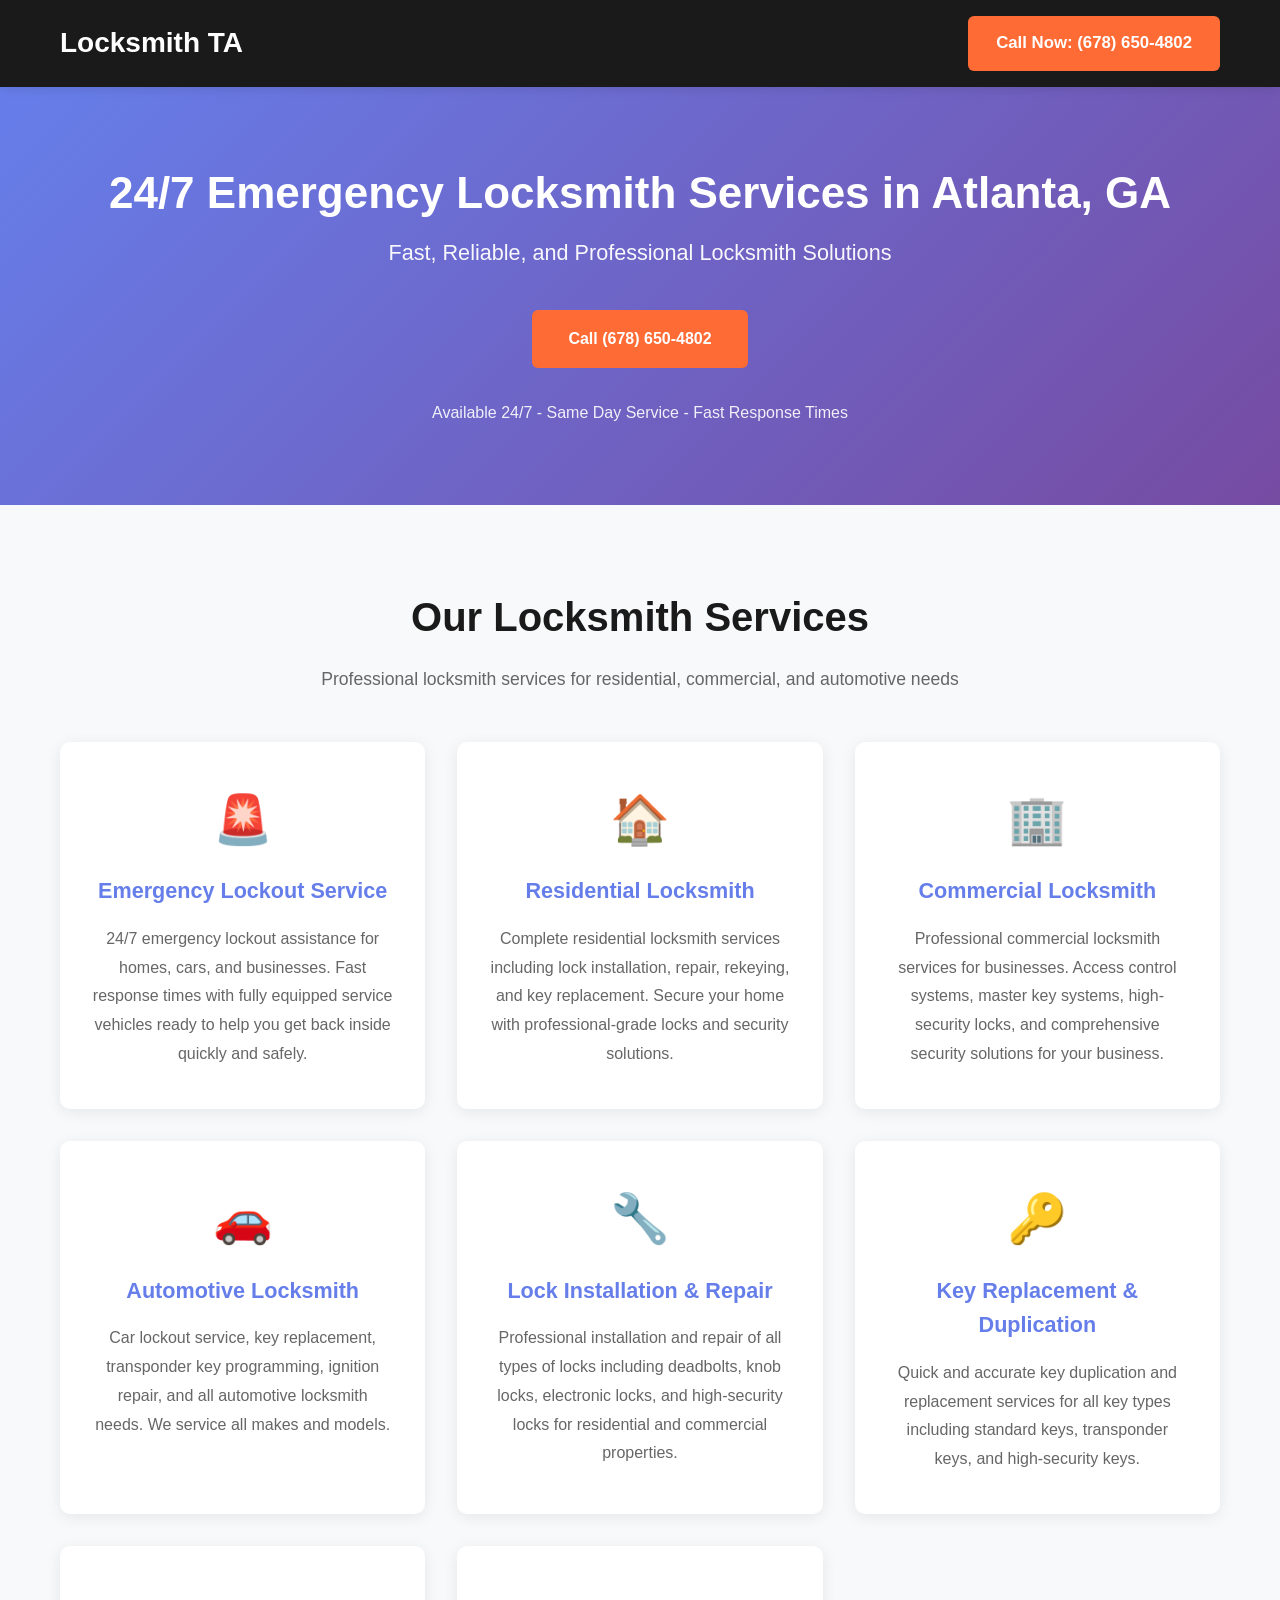
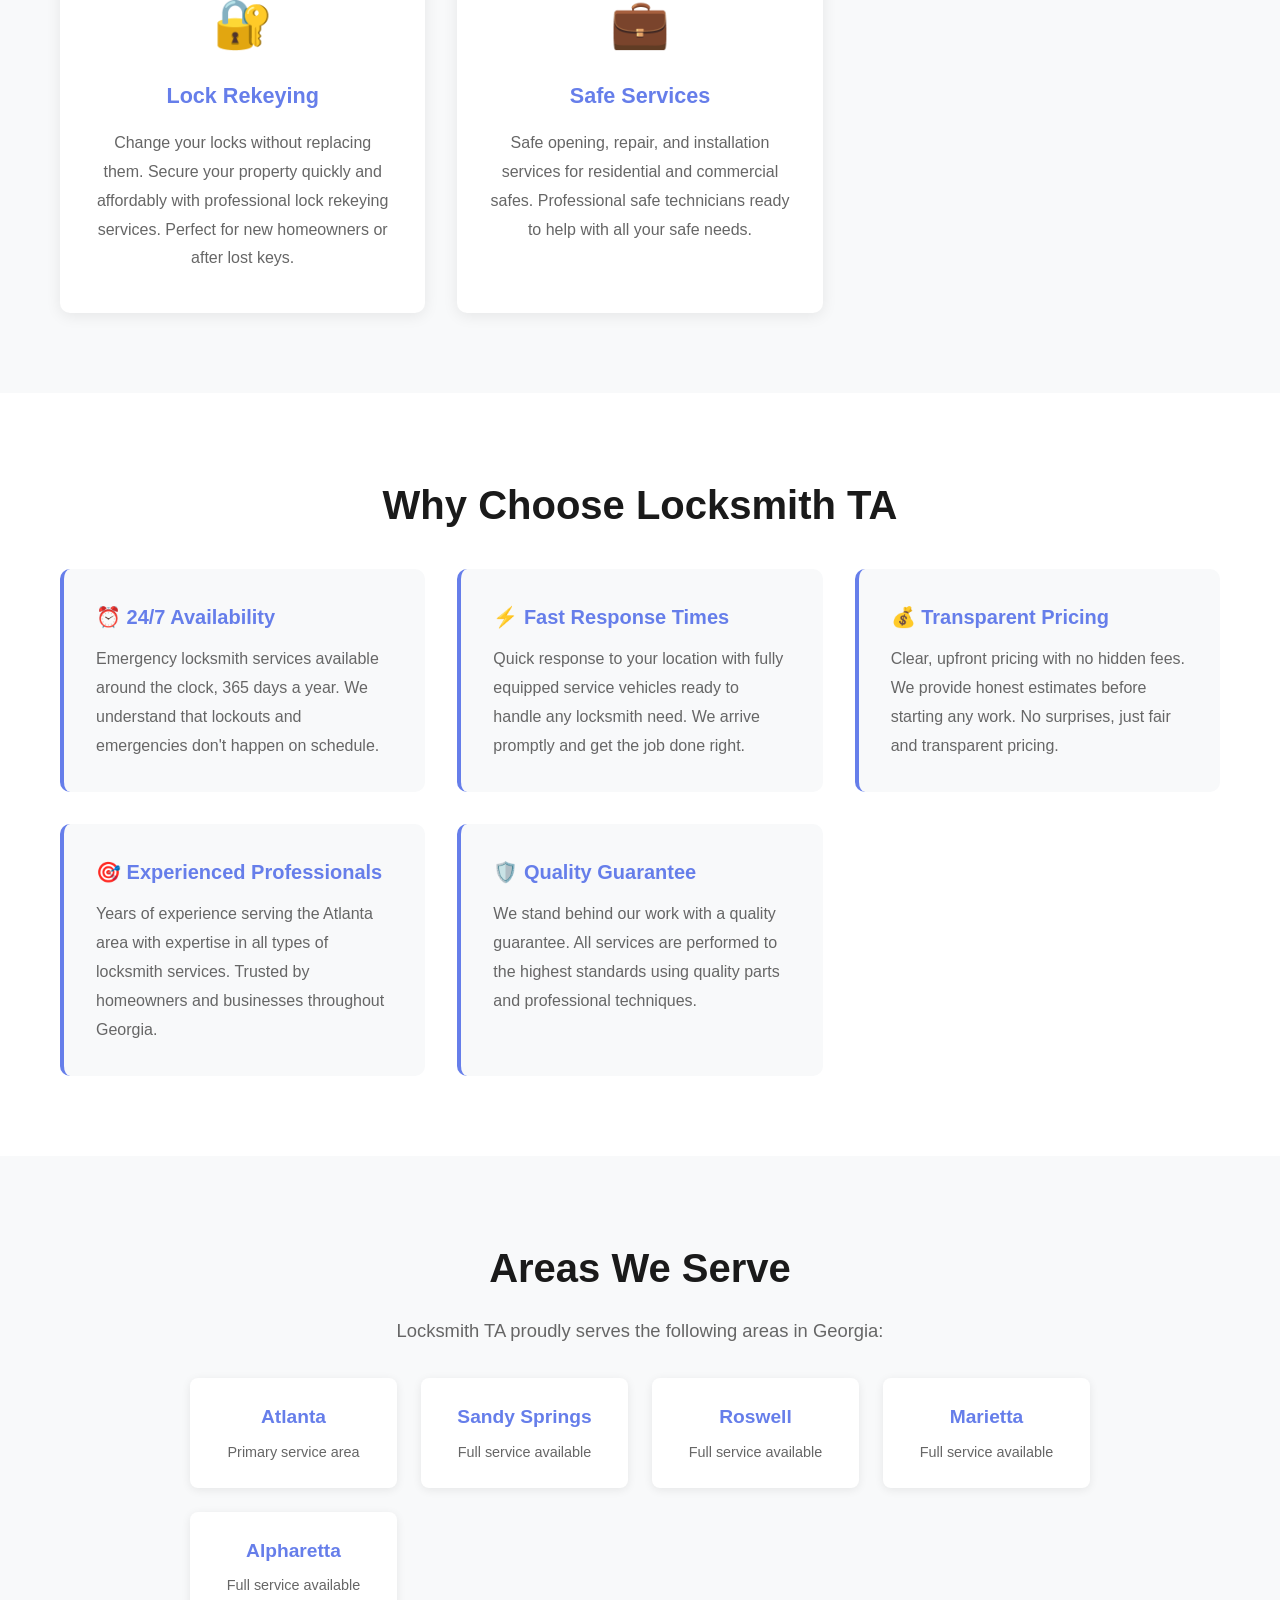
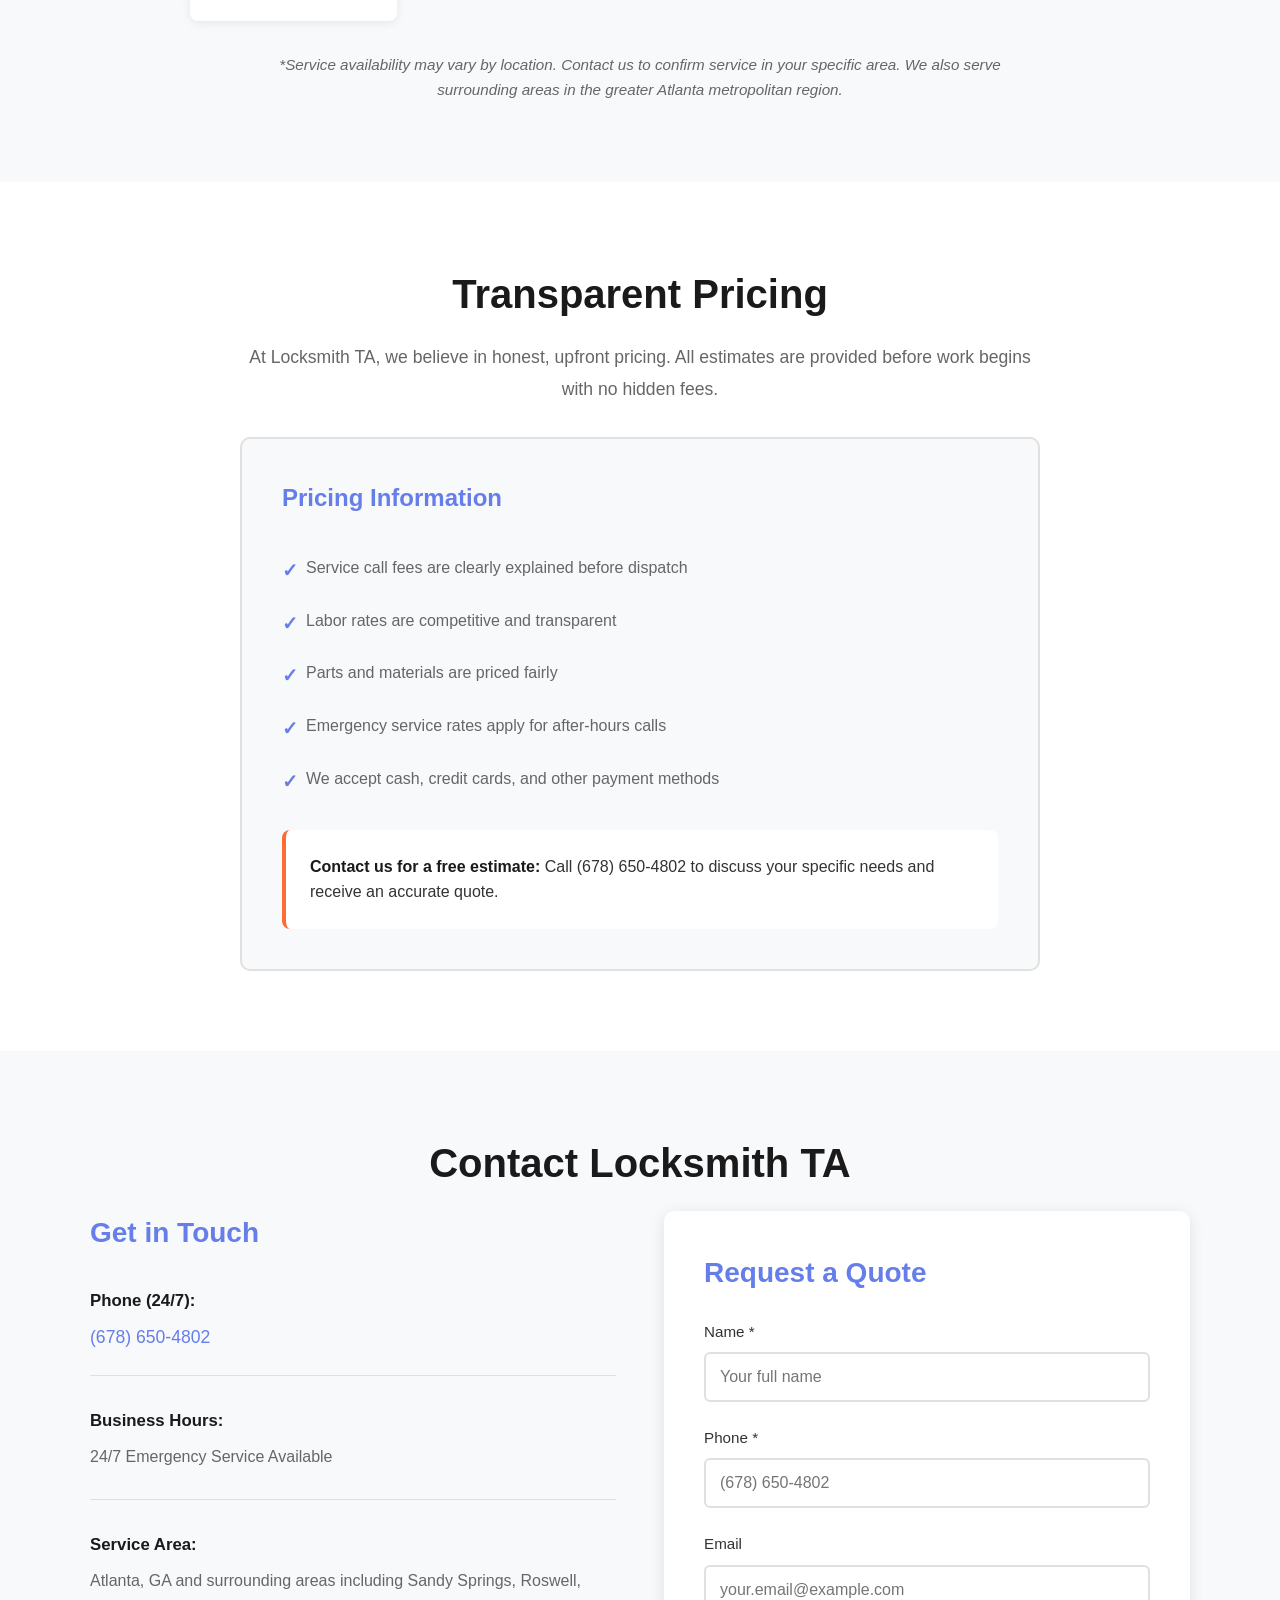
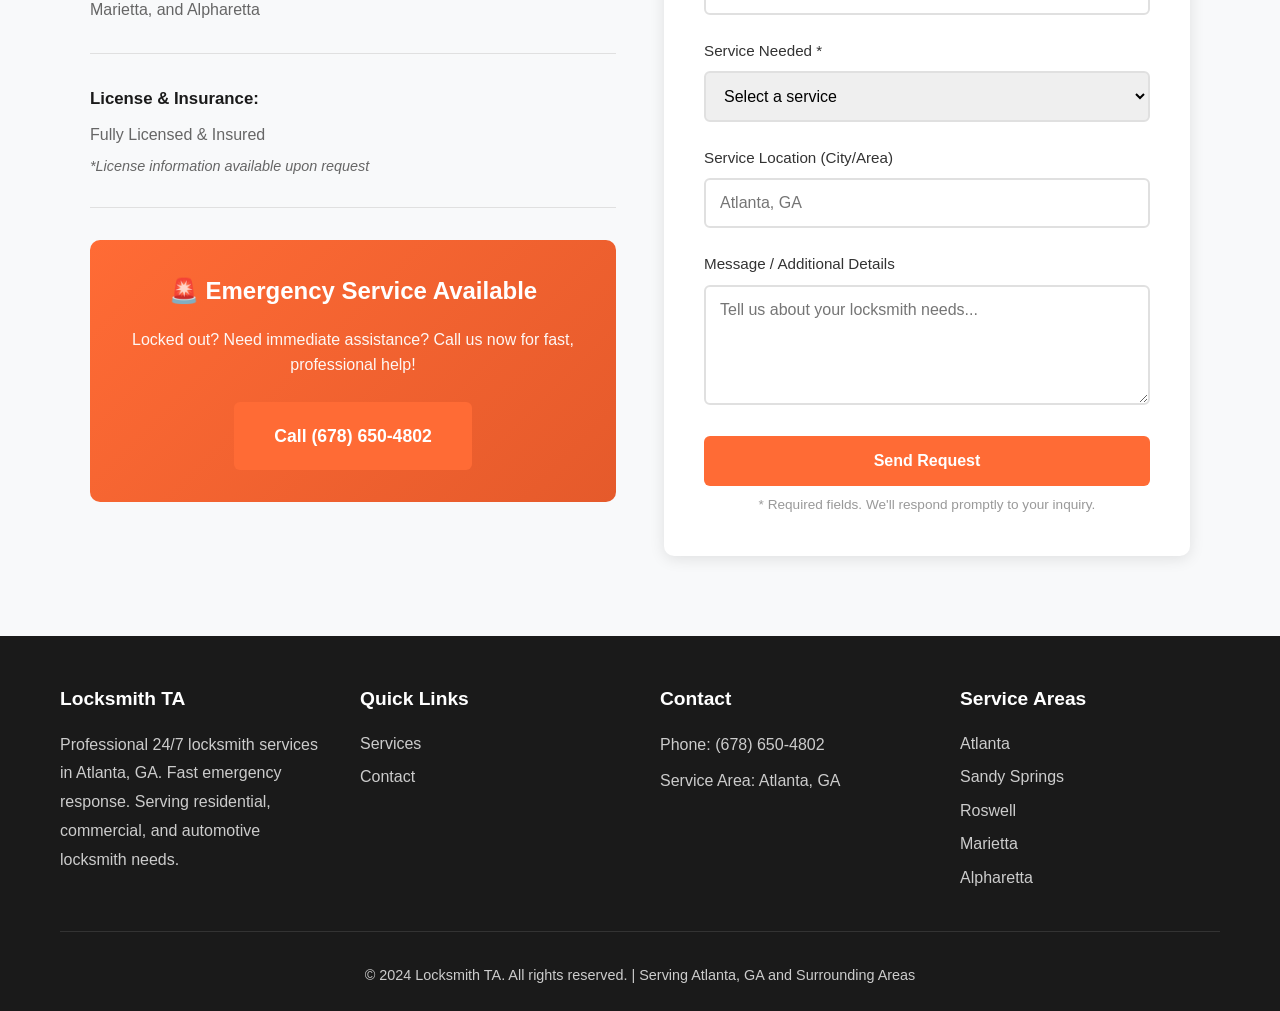
<file: index.html>
<!DOCTYPE html>
<html lang="en">
<head>
    <meta charset="UTF-8">
    <meta name="viewport" content="width=device-width, initial-scale=1.0">
    <meta name="description" content="Need a locksmith near me? Locksmith TA provides 24/7 emergency locksmith services in Atlanta, GA. Fast response. Call (678) 650-4802 now!">
    <meta name="keywords" content="locksmith near me, locksmith Atlanta, emergency locksmith, locksmith services Atlanta GA, 24/7 locksmith, car locksmith, residential locksmith, commercial locksmith, lockout service, key replacement Atlanta">
    <title>Locksmith Near Me | 24/7 Emergency Locksmith Services in Atlanta, GA | Locksmith TA</title>
    <!-- Canonical URL to consolidate all pages into one -->
    <link rel="canonical" href="https://www.locksmithta.com/">
    <link rel="stylesheet" href="styles.css">
    
    <!-- Sitemap -->
    <link rel="sitemap" type="application/xml" href="/sitemap.xml">
    
    <!-- Schema.org LocalBusiness Markup for Google -->
    <script type="application/ld+json">
    {
      "@context": "https://schema.org",
      "@type": "LocalBusiness",
      "name": "Locksmith TA",
      "image": "https://www.locksmithta.com/logo.jpg",
      "url": "https://www.locksmithta.com",
      "telephone": "+16786504802",
      "priceRange": "$$",
      "address": {
        "@type": "PostalAddress",
        "addressLocality": "Atlanta",
        "addressRegion": "GA",
        "postalCode": "30301",
        "addressCountry": "US"
      },
      "geo": {
        "@type": "GeoCoordinates",
        "latitude": 33.7490,
        "longitude": -84.3880
      },
      "openingHoursSpecification": {
        "@type": "OpeningHoursSpecification",
        "dayOfWeek": ["Monday", "Tuesday", "Wednesday", "Thursday", "Friday", "Saturday", "Sunday"],
        "opens": "00:00",
        "closes": "23:59"
      },
      "areaServed": [
        {"@type": "City", "name": "Atlanta"},
        {"@type": "City", "name": "Sandy Springs"},
        {"@type": "City", "name": "Roswell"},
        {"@type": "City", "name": "Marietta"},
        {"@type": "City", "name": "Alpharetta"}
      ],
      "serviceType": [
        "Emergency Locksmith Service",
        "Residential Locksmith",
        "Commercial Locksmith",
        "Automotive Locksmith",
        "Lock Installation",
        "Key Replacement",
        "Lock Repair"
      ]
    }
    </script>
</head>
<body>
    <!-- Header -->
    <header class="header">
        <div class="container">
            <div class="header-content">
                <h1 class="logo">Locksmith TA</h1>
                <a href="tel:+16786504802" class="phone-btn">Call Now: (678) 650-4802</a>
            </div>
        </div>
    </header>

    <!-- Hero Section -->
    <section class="hero">
        <div class="container">
            <h2 class="hero-title">24/7 Emergency Locksmith Services in Atlanta, GA</h2>
            <p class="hero-subtitle">Fast, Reliable, and Professional Locksmith Solutions</p>
            <div class="hero-buttons">
                <a href="tel:+16786504802" class="btn btn-primary">Call (678) 650-4802</a>
            </div>
            <p class="hero-note">Available 24/7 - Same Day Service - Fast Response Times</p>
        </div>
    </section>

    <!-- Services Section -->
    <section class="services" id="services">
        <div class="container">
            <h2 class="section-title">Our Locksmith Services</h2>
            <p class="section-subtitle">Professional locksmith services for residential, commercial, and automotive needs</p>
            <div class="services-grid">
                <div class="service-card">
                    <div class="service-icon">🚨</div>
                    <h3>Emergency Lockout Service</h3>
                    <p>24/7 emergency lockout assistance for homes, cars, and businesses. Fast response times with fully equipped service vehicles ready to help you get back inside quickly and safely.</p>
                </div>
                <div class="service-card">
                    <div class="service-icon">🏠</div>
                    <h3>Residential Locksmith</h3>
                    <p>Complete residential locksmith services including lock installation, repair, rekeying, and key replacement. Secure your home with professional-grade locks and security solutions.</p>
                </div>
                <div class="service-card">
                    <div class="service-icon">🏢</div>
                    <h3>Commercial Locksmith</h3>
                    <p>Professional commercial locksmith services for businesses. Access control systems, master key systems, high-security locks, and comprehensive security solutions for your business.</p>
                </div>
                <div class="service-card">
                    <div class="service-icon">🚗</div>
                    <h3>Automotive Locksmith</h3>
                    <p>Car lockout service, key replacement, transponder key programming, ignition repair, and all automotive locksmith needs. We service all makes and models.</p>
                </div>
                <div class="service-card">
                    <div class="service-icon">🔧</div>
                    <h3>Lock Installation & Repair</h3>
                    <p>Professional installation and repair of all types of locks including deadbolts, knob locks, electronic locks, and high-security locks for residential and commercial properties.</p>
                </div>
                <div class="service-card">
                    <div class="service-icon">🔑</div>
                    <h3>Key Replacement & Duplication</h3>
                    <p>Quick and accurate key duplication and replacement services for all key types including standard keys, transponder keys, and high-security keys.</p>
                </div>
                <div class="service-card">
                    <div class="service-icon">🔐</div>
                    <h3>Lock Rekeying</h3>
                    <p>Change your locks without replacing them. Secure your property quickly and affordably with professional lock rekeying services. Perfect for new homeowners or after lost keys.</p>
                </div>
                <div class="service-card">
                    <div class="service-icon">💼</div>
                    <h3>Safe Services</h3>
                    <p>Safe opening, repair, and installation services for residential and commercial safes. Professional safe technicians ready to help with all your safe needs.</p>
                </div>
            </div>
        </div>
    </section>

    <!-- Why Choose Us Section -->
    <section class="about">
        <div class="container">
            <h2 class="section-title">Why Choose Locksmith TA</h2>
            <div class="about-content">
                <div class="about-grid">
                    <div class="about-item">
                        <h3>⏰ 24/7 Availability</h3>
                        <p>Emergency locksmith services available around the clock, 365 days a year. We understand that lockouts and emergencies don't happen on schedule.</p>
                    </div>
                    <div class="about-item">
                        <h3>⚡ Fast Response Times</h3>
                        <p>Quick response to your location with fully equipped service vehicles ready to handle any locksmith need. We arrive promptly and get the job done right.</p>
                    </div>
                    <div class="about-item">
                        <h3>💰 Transparent Pricing</h3>
                        <p>Clear, upfront pricing with no hidden fees. We provide honest estimates before starting any work. No surprises, just fair and transparent pricing.</p>
                    </div>
                    <div class="about-item">
                        <h3>🎯 Experienced Professionals</h3>
                        <p>Years of experience serving the Atlanta area with expertise in all types of locksmith services. Trusted by homeowners and businesses throughout Georgia.</p>
                    </div>
                    <div class="about-item">
                        <h3>🛡️ Quality Guarantee</h3>
                        <p>We stand behind our work with a quality guarantee. All services are performed to the highest standards using quality parts and professional techniques.</p>
                    </div>
                </div>
            </div>
        </div>
    </section>

    <!-- Service Area Section -->
    <section class="service-area">
        <div class="container">
            <h2 class="section-title">Areas We Serve</h2>
            <p class="service-area-text">Locksmith TA proudly serves the following areas in Georgia:</p>
            <div class="areas-grid">
                <div class="area-card">
                    <h4>Atlanta</h4>
                    <p>Primary service area</p>
                </div>
                <div class="area-card">
                    <h4>Sandy Springs</h4>
                    <p>Full service available</p>
                </div>
                <div class="area-card">
                    <h4>Roswell</h4>
                    <p>Full service available</p>
                </div>
                <div class="area-card">
                    <h4>Marietta</h4>
                    <p>Full service available</p>
                </div>
                <div class="area-card">
                    <h4>Alpharetta</h4>
                    <p>Full service available</p>
                </div>
            </div>
            <p class="note">*Service availability may vary by location. Contact us to confirm service in your specific area. We also serve surrounding areas in the greater Atlanta metropolitan region.</p>
        </div>
    </section>

    <!-- Pricing Transparency Section -->
    <section class="pricing">
        <div class="container">
            <h2 class="section-title">Transparent Pricing</h2>
            <div class="pricing-content">
                <p class="pricing-intro">At Locksmith TA, we believe in honest, upfront pricing. All estimates are provided before work begins with no hidden fees.</p>
                <div class="pricing-info">
                    <h3>Pricing Information</h3>
                    <ul>
                        <li>Service call fees are clearly explained before dispatch</li>
                        <li>Labor rates are competitive and transparent</li>
                        <li>Parts and materials are priced fairly</li>
                        <li>Emergency service rates apply for after-hours calls</li>
                        <li>We accept cash, credit cards, and other payment methods</li>
                    </ul>
                    <p class="pricing-note"><strong>Contact us for a free estimate:</strong> Call (678) 650-4802 to discuss your specific needs and receive an accurate quote.</p>
                </div>
            </div>
        </div>
    </section>

    <!-- Contact Section -->
    <section class="contact" id="contact">
        <div class="container">
            <h2 class="section-title">Contact Locksmith TA</h2>
            <div class="contact-content">
                <div class="contact-info">
                    <h3>Get in Touch</h3>
                    <div class="contact-item">
                        <strong>Phone (24/7):</strong>
                        <a href="tel:+16786504802" class="contact-link">(678) 650-4802</a>
                    </div>
                    <div class="contact-item">
                        <strong>Business Hours:</strong>
                        <p>24/7 Emergency Service Available</p>
                    </div>
                    <div class="contact-item">
                        <strong>Service Area:</strong>
                        <p>Atlanta, GA and surrounding areas including Sandy Springs, Roswell, Marietta, and Alpharetta</p>
                    </div>
                    <div class="contact-item">
                        <strong>License & Insurance:</strong>
                        <p>Fully Licensed & Insured</p>
                        <p class="license-note">*License information available upon request</p>
                    </div>
                    <div class="emergency-box">
                        <h4>🚨 Emergency Service Available</h4>
                        <p>Locked out? Need immediate assistance? Call us now for fast, professional help!</p>
                        <a href="tel:+16786504802" class="btn btn-primary btn-large">Call (678) 650-4802</a>
                    </div>
                </div>
                <div class="contact-form-container">
                    <h3>Request a Quote</h3>
                    <form class="contact-form" id="contactForm">
                        <div class="form-group">
                            <label for="name">Name *</label>
                            <input type="text" id="name" name="name" required placeholder="Your full name">
                        </div>
                        <div class="form-group">
                            <label for="phone">Phone *</label>
                            <input type="tel" id="phone" name="phone" required placeholder="(678) 650-4802">
                        </div>
                        <div class="form-group">
                            <label for="email">Email</label>
                            <input type="email" id="email" name="email" placeholder="your.email@example.com">
                        </div>
                        <div class="form-group">
                            <label for="service">Service Needed *</label>
                            <select id="service" name="service" required>
                                <option value="">Select a service</option>
                                <option value="emergency">Emergency Lockout</option>
                                <option value="residential">Residential Locksmith</option>
                                <option value="commercial">Commercial Locksmith</option>
                                <option value="automotive">Automotive Locksmith</option>
                                <option value="installation">Lock Installation</option>
                                <option value="repair">Lock Repair</option>
                                <option value="rekey">Lock Rekeying</option>
                                <option value="key">Key Replacement/Duplication</option>
                                <option value="safe">Safe Services</option>
                                <option value="other">Other</option>
                            </select>
                        </div>
                        <div class="form-group">
                            <label for="location">Service Location (City/Area)</label>
                            <input type="text" id="location" name="location" placeholder="Atlanta, GA">
                        </div>
                        <div class="form-group">
                            <label for="message">Message / Additional Details</label>
                            <textarea id="message" name="message" rows="4" placeholder="Tell us about your locksmith needs..."></textarea>
                        </div>
                        <button type="submit" class="btn btn-primary btn-full">Send Request</button>
                        <p class="form-note">* Required fields. We'll respond promptly to your inquiry.</p>
                    </form>
                </div>
            </div>
        </div>
    </section>

    <!-- Footer -->
    <footer class="footer">
        <div class="container">
            <div class="footer-content">
                <div class="footer-section">
                    <h4>Locksmith TA</h4>
                    <p>Professional 24/7 locksmith services in Atlanta, GA. Fast emergency response. Serving residential, commercial, and automotive locksmith needs.</p>
                </div>
                <div class="footer-section">
                    <h4>Quick Links</h4>
                    <ul>
                        <li><a href="#services">Services</a></li>
                        <li><a href="#contact">Contact</a></li>
                    </ul>
                </div>
                <div class="footer-section">
                    <h4>Contact</h4>
                    <p>Phone: <a href="tel:+16786504802">(678) 650-4802</a></p>
                    <p>Service Area: Atlanta, GA</p>
                </div>
                <div class="footer-section">
                    <h4>Service Areas</h4>
                    <ul>
                        <li>Atlanta</li>
                        <li>Sandy Springs</li>
                        <li>Roswell</li>
                        <li>Marietta</li>
                        <li>Alpharetta</li>
                    </ul>
                </div>
            </div>
            <div class="footer-bottom">
                <p>&copy; 2024 Locksmith TA. All rights reserved. | Serving Atlanta, GA and Surrounding Areas</p>
            </div>
        </div>
    </footer>

    <script src="script.js"></script>
</body>
</html>
</file>
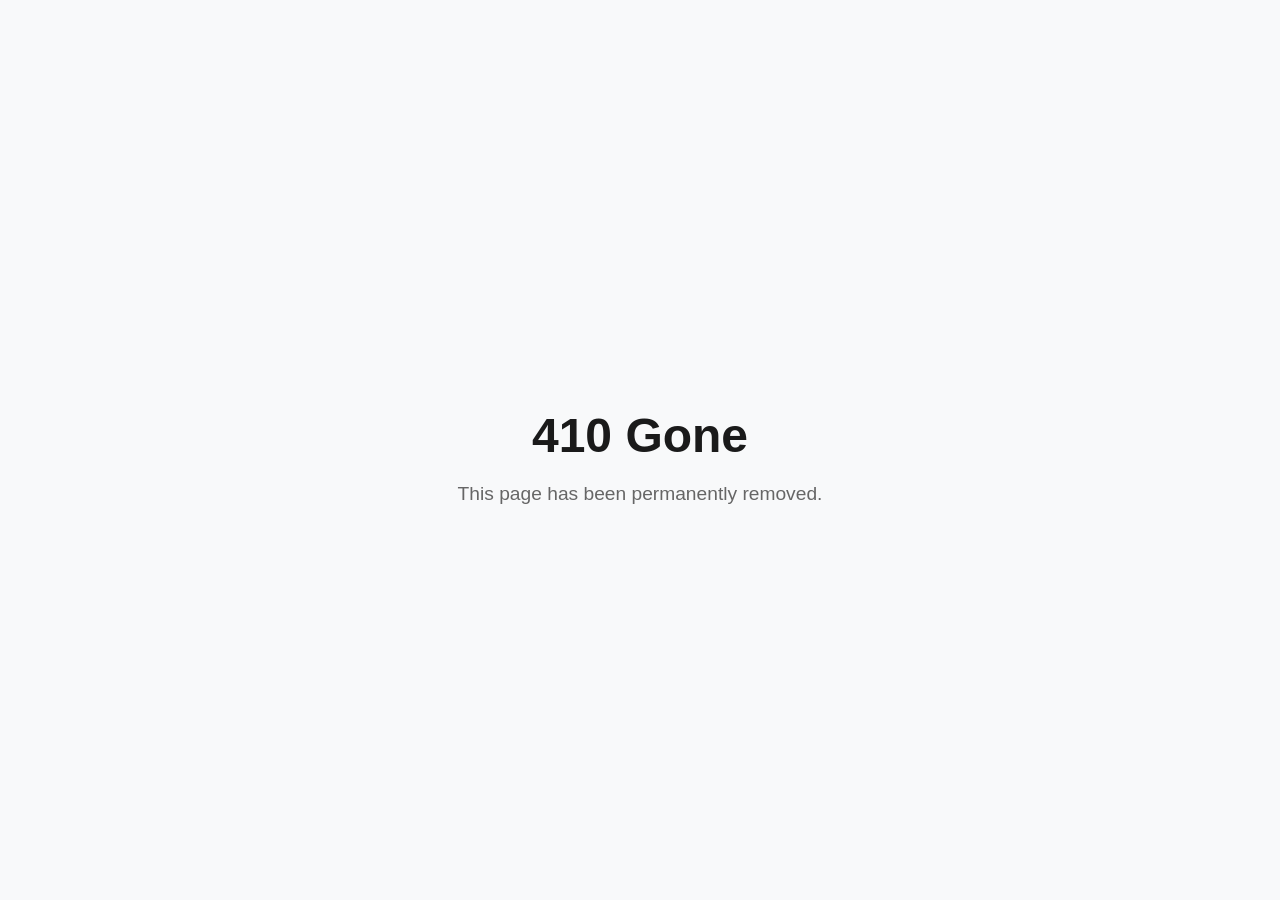
<file: 410.html>
<!DOCTYPE html>
<html lang="en">
<head>
    <meta charset="UTF-8">
    <meta name="viewport" content="width=device-width, initial-scale=1.0">
    <meta name="robots" content="noindex, nofollow">
    <title>410 Gone</title>
    <style>
        body {
            font-family: -apple-system, BlinkMacSystemFont, 'Segoe UI', Roboto, Oxygen, Ubuntu, Cantarell, sans-serif;
            display: flex;
            justify-content: center;
            align-items: center;
            min-height: 100vh;
            margin: 0;
            background-color: #f8f9fa;
            color: #333;
        }
        .container {
            text-align: center;
            padding: 2rem;
        }
        h1 {
            font-size: 3rem;
            margin-bottom: 1rem;
            color: #1a1a1a;
        }
        p {
            font-size: 1.2rem;
            color: #666;
        }
    </style>
</head>
<body>
    <div class="container">
        <h1>410 Gone</h1>
        <p>This page has been permanently removed.</p>
    </div>
</body>
</html>
</file>
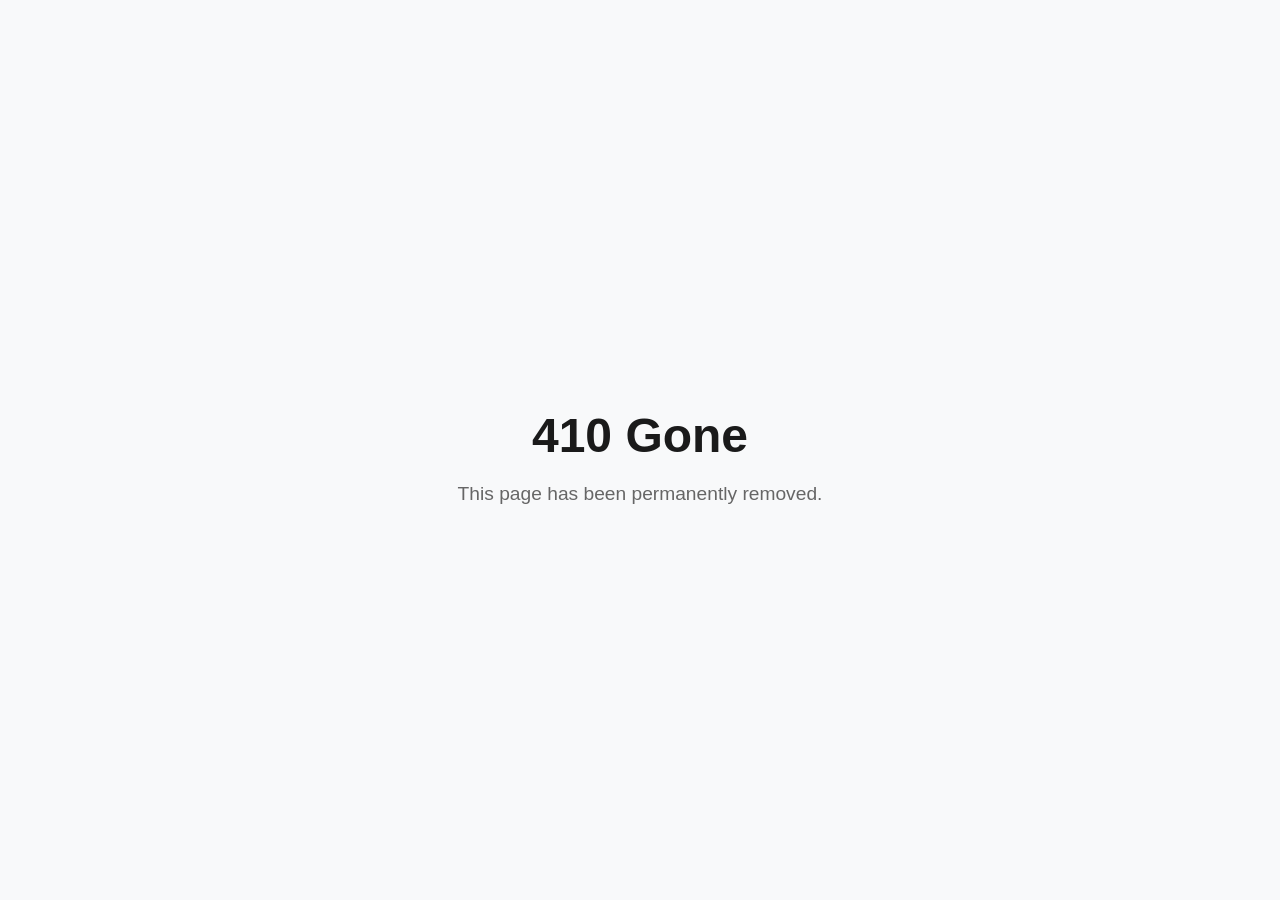
<file: contact-us.html>
<!DOCTYPE html>
<html lang="en">
<head>
    <meta charset="UTF-8">
    <meta name="viewport" content="width=device-width, initial-scale=1.0">
    <meta name="robots" content="noindex, nofollow">
    <title>410 Gone - Page Removed</title>
    <style>
        body {
            font-family: -apple-system, BlinkMacSystemFont, 'Segoe UI', Roboto, Oxygen, Ubuntu, Cantarell, sans-serif;
            display: flex;
            justify-content: center;
            align-items: center;
            min-height: 100vh;
            margin: 0;
            background-color: #f8f9fa;
            color: #333;
        }
        .container {
            text-align: center;
            padding: 2rem;
        }
        h1 {
            font-size: 3rem;
            margin-bottom: 1rem;
            color: #1a1a1a;
        }
        p {
            font-size: 1.2rem;
            color: #666;
        }
    </style>
</head>
<body>
    <div class="container">
        <h1>410 Gone</h1>
        <p>This page has been permanently removed.</p>
    </div>
</body>
</html>
</file>
<file: styles.css>
/* Reset and Base Styles */
* {
    margin: 0;
    padding: 0;
    box-sizing: border-box;
}

body {
    font-family: -apple-system, BlinkMacSystemFont, 'Segoe UI', Roboto, Oxygen, Ubuntu, Cantarell, sans-serif;
    line-height: 1.6;
    color: #333;
    background-color: #fff;
}

.container {
    max-width: 1200px;
    margin: 0 auto;
    padding: 0 20px;
}

/* Header */
.header {
    background-color: #1a1a1a;
    color: #fff;
    padding: 1rem 0;
    position: sticky;
    top: 0;
    z-index: 1000;
    box-shadow: 0 2px 10px rgba(0,0,0,0.1);
}

.header-content {
    display: flex;
    justify-content: space-between;
    align-items: center;
    flex-wrap: wrap;
    gap: 1rem;
}

.logo {
    font-size: 1.75rem;
    font-weight: 700;
    color: #fff;
}

.phone-btn {
    background-color: #ff6b35;
    color: #fff;
    padding: 0.875rem 1.75rem;
    text-decoration: none;
    border-radius: 6px;
    font-weight: 600;
    font-size: 1.05rem;
    transition: all 0.3s;
    white-space: nowrap;
}

.phone-btn:hover {
    background-color: #e55a2b;
    transform: translateY(-2px);
    box-shadow: 0 4px 12px rgba(255, 107, 53, 0.3);
}

/* Hero Section */
.hero {
    background: linear-gradient(135deg, #667eea 0%, #764ba2 100%);
    color: #fff;
    padding: 5rem 0;
    text-align: center;
}

.hero-title {
    font-size: 2.75rem;
    margin-bottom: 1rem;
    font-weight: 700;
    line-height: 1.2;
}

.hero-subtitle {
    font-size: 1.35rem;
    margin-bottom: 2.5rem;
    opacity: 0.95;
    max-width: 700px;
    margin-left: auto;
    margin-right: auto;
}

.hero-buttons {
    display: flex;
    gap: 1rem;
    justify-content: center;
    flex-wrap: wrap;
    margin-bottom: 1.5rem;
}

.hero-note {
    margin-top: 2rem;
    font-size: 1rem;
    opacity: 0.9;
    font-weight: 500;
}

.btn {
    padding: 1rem 2.25rem;
    text-decoration: none;
    border-radius: 6px;
    font-weight: 600;
    transition: all 0.3s;
    display: inline-block;
    border: none;
    cursor: pointer;
    font-size: 1rem;
}

.btn-primary {
    background-color: #ff6b35;
    color: #fff;
}

.btn-primary:hover {
    background-color: #e55a2b;
    transform: translateY(-2px);
    box-shadow: 0 4px 12px rgba(255, 107, 53, 0.4);
}

.btn-secondary {
    background-color: transparent;
    color: #fff;
    border: 2px solid #fff;
}

.btn-secondary:hover {
    background-color: #fff;
    color: #667eea;
}

.btn-large {
    padding: 1.25rem 2.5rem;
    font-size: 1.1rem;
}

.btn-full {
    width: 100%;
}

/* Section Styles */
section {
    padding: 5rem 0;
}

.section-title {
    font-size: 2.5rem;
    text-align: center;
    margin-bottom: 1rem;
    color: #1a1a1a;
    font-weight: 700;
}

.section-subtitle {
    text-align: center;
    color: #666;
    font-size: 1.1rem;
    margin-bottom: 3rem;
    max-width: 700px;
    margin-left: auto;
    margin-right: auto;
}

/* Services Section */
.services {
    background-color: #f8f9fa;
}

.services-grid {
    display: grid;
    grid-template-columns: repeat(auto-fit, minmax(280px, 1fr));
    gap: 2rem;
    margin-top: 2rem;
}

.service-card {
    background-color: #fff;
    padding: 2.5rem 2rem;
    border-radius: 10px;
    box-shadow: 0 3px 15px rgba(0,0,0,0.08);
    transition: all 0.3s;
    text-align: center;
}

.service-card:hover {
    transform: translateY(-8px);
    box-shadow: 0 8px 25px rgba(0,0,0,0.15);
}

.service-icon {
    font-size: 3rem;
    margin-bottom: 1rem;
}

.service-card h3 {
    color: #667eea;
    margin-bottom: 1rem;
    font-size: 1.35rem;
    font-weight: 600;
}

.service-card p {
    color: #666;
    line-height: 1.8;
    font-size: 1rem;
}

/* About Section */
.about {
    background-color: #fff;
}

.about-grid {
    display: grid;
    grid-template-columns: repeat(auto-fit, minmax(300px, 1fr));
    gap: 2rem;
    margin-top: 2rem;
}

.about-item {
    padding: 2rem;
    background-color: #f8f9fa;
    border-radius: 10px;
    border-left: 4px solid #667eea;
}

.about-item h3 {
    color: #667eea;
    margin-bottom: 0.75rem;
    font-size: 1.25rem;
    font-weight: 600;
}

.about-item p {
    color: #666;
    line-height: 1.8;
}

/* Service Area Section */
.service-area {
    background-color: #f8f9fa;
}

.service-area-text {
    font-size: 1.15rem;
    margin-bottom: 2rem;
    color: #666;
    text-align: center;
}

.areas-grid {
    display: grid;
    grid-template-columns: repeat(auto-fit, minmax(200px, 1fr));
    gap: 1.5rem;
    max-width: 900px;
    margin: 0 auto 2rem;
}

.area-card {
    background-color: #fff;
    padding: 1.5rem;
    border-radius: 8px;
    text-align: center;
    box-shadow: 0 2px 10px rgba(0,0,0,0.08);
    transition: all 0.3s;
}

.area-card:hover {
    transform: translateY(-5px);
    box-shadow: 0 5px 15px rgba(0,0,0,0.12);
}

.area-card h4 {
    color: #667eea;
    margin-bottom: 0.5rem;
    font-size: 1.2rem;
}

.area-card p {
    color: #666;
    font-size: 0.9rem;
}

.note {
    font-size: 0.95rem;
    color: #666;
    font-style: italic;
    text-align: center;
    max-width: 800px;
    margin: 0 auto;
}

/* Pricing Section */
.pricing {
    background-color: #fff;
}

.pricing-content {
    max-width: 800px;
    margin: 0 auto;
}

.pricing-intro {
    font-size: 1.1rem;
    color: #666;
    text-align: center;
    margin-bottom: 2rem;
    line-height: 1.8;
}

.pricing-info {
    background-color: #f8f9fa;
    padding: 2.5rem;
    border-radius: 10px;
    border: 2px solid #e0e0e0;
}

.pricing-info h3 {
    color: #667eea;
    margin-bottom: 1.5rem;
    font-size: 1.5rem;
}

.pricing-info ul {
    list-style: none;
    margin-bottom: 1.5rem;
}

.pricing-info ul li {
    padding: 0.75rem 0;
    padding-left: 1.5rem;
    position: relative;
    color: #666;
    line-height: 1.8;
}

.pricing-info ul li:before {
    content: "✓";
    position: absolute;
    left: 0;
    color: #667eea;
    font-weight: bold;
    font-size: 1.2rem;
}

.pricing-note {
    background-color: #fff;
    padding: 1.5rem;
    border-radius: 8px;
    border-left: 4px solid #ff6b35;
    margin-top: 1.5rem;
}

.pricing-note strong {
    color: #1a1a1a;
}

/* Contact Section */
.contact {
    background-color: #f8f9fa;
}

.contact-content {
    display: grid;
    grid-template-columns: 1fr 1fr;
    gap: 3rem;
    max-width: 1100px;
    margin: 0 auto;
}

.contact-info h3 {
    color: #667eea;
    margin-bottom: 2rem;
    font-size: 1.75rem;
}

.contact-item {
    margin-bottom: 2rem;
    padding-bottom: 1.5rem;
    border-bottom: 1px solid #e0e0e0;
}

.contact-item:last-of-type {
    border-bottom: none;
}

.contact-item strong {
    display: block;
    color: #1a1a1a;
    margin-bottom: 0.5rem;
    font-size: 1.05rem;
}

.contact-link {
    color: #667eea;
    text-decoration: none;
    font-size: 1.1rem;
    font-weight: 500;
}

.contact-link:hover {
    text-decoration: underline;
}

.contact-item p {
    color: #666;
    margin: 0.25rem 0;
    line-height: 1.8;
}

.license-note {
    font-size: 0.9rem;
    color: #999;
    font-style: italic;
}

.emergency-box {
    background: linear-gradient(135deg, #ff6b35 0%, #e55a2b 100%);
    color: #fff;
    padding: 2rem;
    border-radius: 10px;
    margin-top: 2rem;
    text-align: center;
}

.emergency-box h4 {
    margin-bottom: 1rem;
    font-size: 1.5rem;
}

.emergency-box p {
    margin-bottom: 1.5rem;
    opacity: 0.95;
}

/* Contact Form */
.contact-form-container {
    background-color: #fff;
    padding: 2.5rem;
    border-radius: 10px;
    box-shadow: 0 3px 15px rgba(0,0,0,0.1);
}

.contact-form-container h3 {
    color: #667eea;
    margin-bottom: 1.5rem;
    font-size: 1.75rem;
}

.contact-form {
    display: flex;
    flex-direction: column;
}

.form-group {
    margin-bottom: 1.5rem;
}

.form-group label {
    display: block;
    margin-bottom: 0.5rem;
    color: #333;
    font-weight: 500;
    font-size: 0.95rem;
}

.form-group input,
.form-group select,
.form-group textarea {
    width: 100%;
    padding: 0.875rem;
    border: 2px solid #e0e0e0;
    border-radius: 6px;
    font-size: 1rem;
    font-family: inherit;
    transition: all 0.3s;
}

.form-group input:focus,
.form-group select:focus,
.form-group textarea:focus {
    outline: none;
    border-color: #667eea;
    box-shadow: 0 0 0 3px rgba(102, 126, 234, 0.1);
}

.form-group textarea {
    resize: vertical;
    min-height: 120px;
}

.form-note {
    font-size: 0.85rem;
    color: #999;
    margin-top: 0.5rem;
    text-align: center;
}

/* Footer */
.footer {
    background-color: #1a1a1a;
    color: #fff;
    padding: 3rem 0 1.5rem;
}

.footer-content {
    display: grid;
    grid-template-columns: repeat(auto-fit, minmax(250px, 1fr));
    gap: 2.5rem;
    margin-bottom: 2rem;
}

.footer-section h4 {
    margin-bottom: 1rem;
    color: #fff;
    font-size: 1.2rem;
}

.footer-section p {
    color: #ccc;
    margin-bottom: 0.5rem;
    line-height: 1.8;
}

.footer-section a {
    color: #ccc;
    text-decoration: none;
    transition: color 0.3s;
}

.footer-section a:hover {
    color: #fff;
}

.footer-section ul {
    list-style: none;
}

.footer-section ul li {
    margin-bottom: 0.5rem;
    color: #ccc;
}

.footer-bottom {
    text-align: center;
    padding-top: 2rem;
    border-top: 1px solid #333;
    color: #ccc;
    font-size: 0.9rem;
}

/* Responsive Design */
@media (max-width: 968px) {
    .contact-content {
        grid-template-columns: 1fr;
    }
}

@media (max-width: 768px) {
    .hero-title {
        font-size: 2rem;
    }

    .hero-subtitle {
        font-size: 1.15rem;
    }

    .section-title {
        font-size: 2rem;
    }

    .header-content {
        flex-direction: column;
        text-align: center;
    }

    .services-grid {
        grid-template-columns: 1fr;
    }

    .about-grid {
        grid-template-columns: 1fr;
    }

    .areas-grid {
        grid-template-columns: repeat(2, 1fr);
    }

    .hero-buttons {
        flex-direction: column;
        align-items: center;
    }

    .btn {
        width: 100%;
        max-width: 300px;
    }

    section {
        padding: 3rem 0;
    }
}

@media (max-width: 480px) {
    .hero {
        padding: 3rem 0;
    }

    .hero-title {
        font-size: 1.75rem;
    }

    .section-title {
        font-size: 1.75rem;
    }

    .areas-grid {
        grid-template-columns: 1fr;
    }

    .contact-form-container {
        padding: 1.5rem;
    }

    .service-card {
        padding: 2rem 1.5rem;
    }
}
</file>
